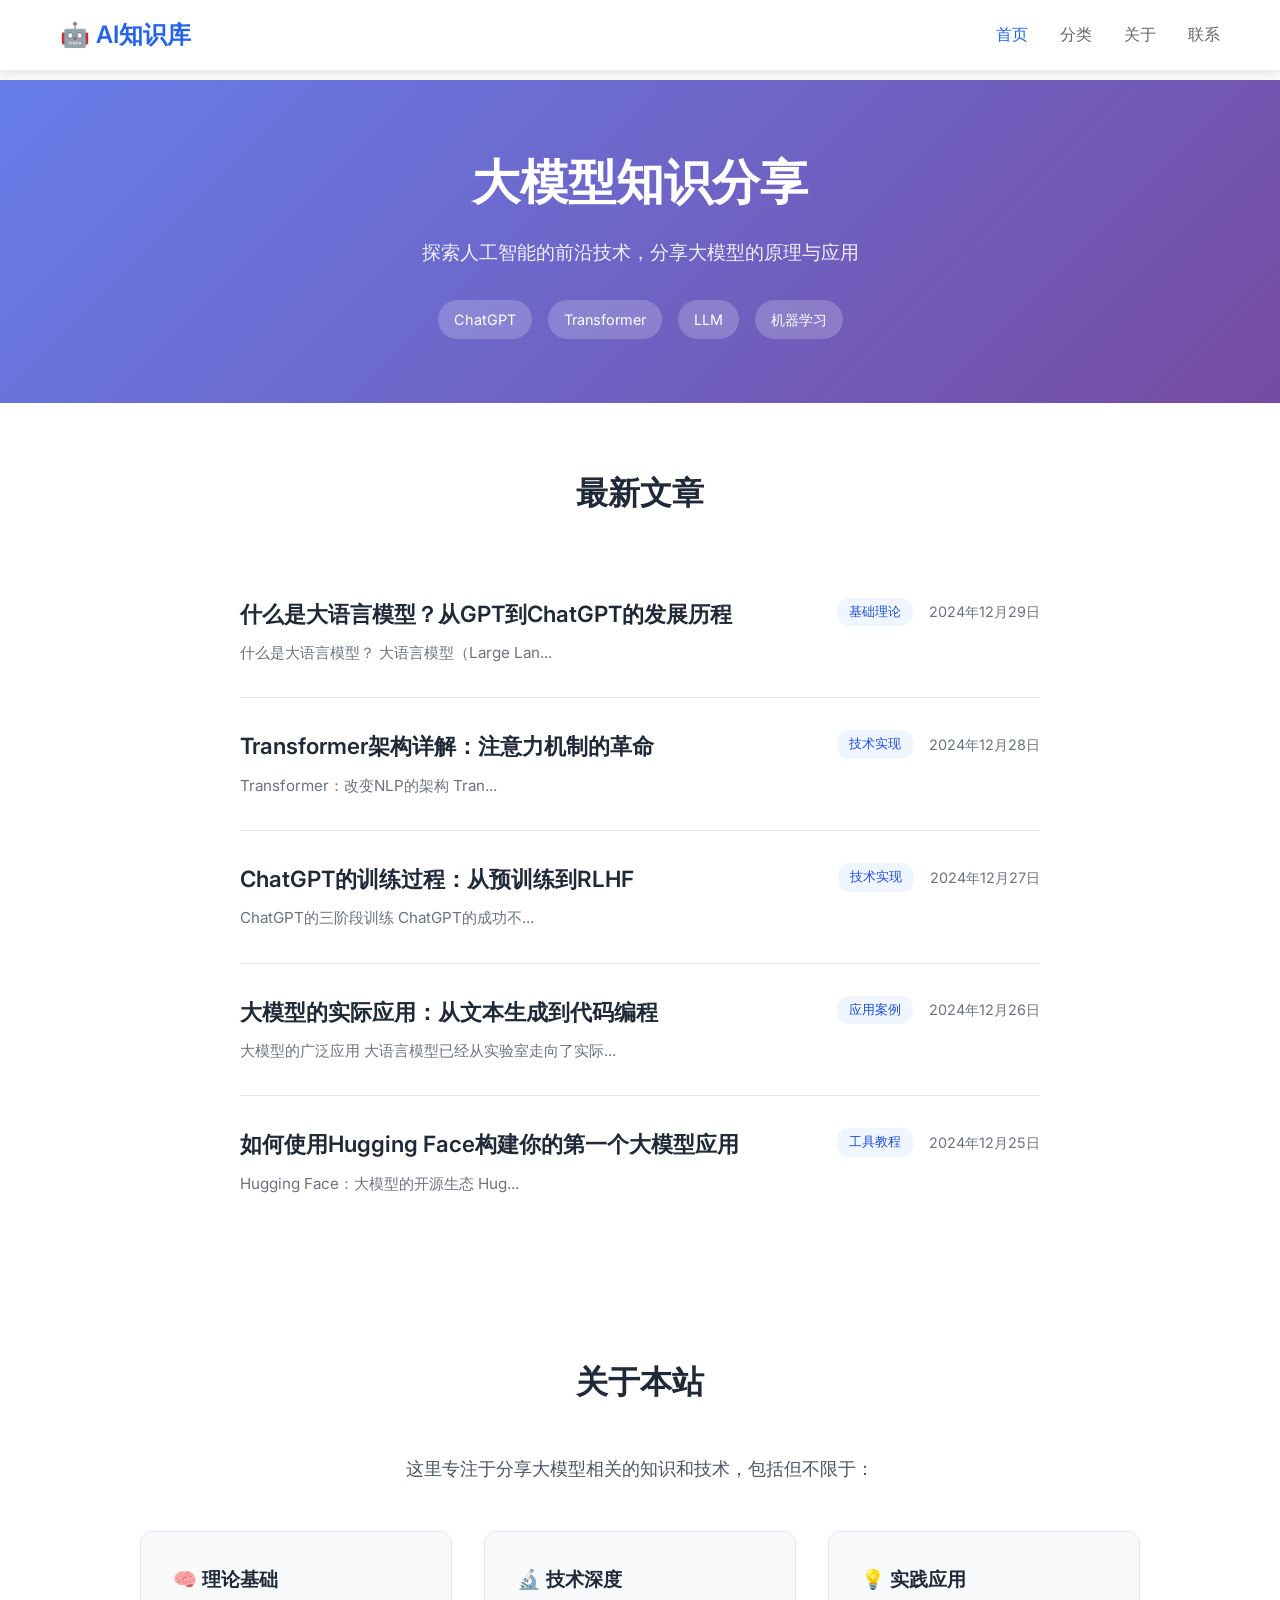
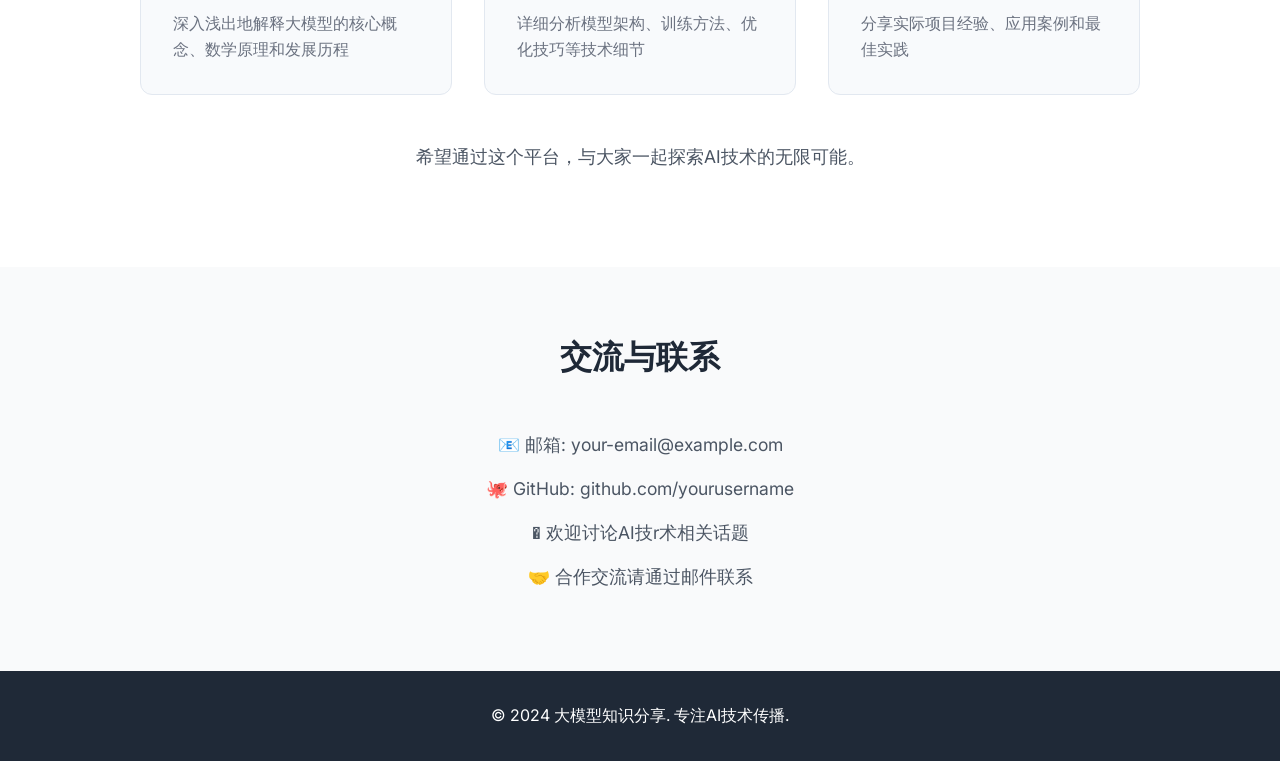
<file: index.html>
<!DOCTYPE html>
<html lang="zh-CN">
<head>
    <meta charset="UTF-8">
    <meta name="viewport" content="width=device-width, initial-scale=1.0">
    <title>大模型知识分享 - AI技术博客</title>
    <link rel="stylesheet" href="styles.css">
    <link href="https://fonts.googleapis.com/css2?family=Inter:wght@300;400;500;600&display=swap" rel="stylesheet">
</head>
<body>
    <header class="header">
        <div class="container">
            <h1 class="logo">🤖 AI知识库</h1>
            <nav class="nav">
                <a href="#home" class="nav-link active">首页</a>
                <a href="#categories" class="nav-link">分类</a>
                <a href="#about" class="nav-link">关于</a>
                <a href="#contact" class="nav-link">联系</a>
            </nav>
        </div>
    </header>

    <main class="main">
        <section id="home" class="hero">
            <div class="container">
                <h2 class="hero-title">大模型知识分享</h2>
                <p class="hero-subtitle">探索人工智能的前沿技术，分享大模型的原理与应用</p>
                <div class="hero-tags">
                    <span class="tag">ChatGPT</span>
                    <span class="tag">Transformer</span>
                    <span class="tag">LLM</span>
                    <span class="tag">机器学习</span>
                </div>
            </div>
        </section>



        <section class="posts">
            <div class="container">
                <h3 class="section-title">最新文章</h3>
                <div class="posts-list" id="posts-container">
                    <!-- 文章将通过JavaScript动态加载 -->
                </div>
            </div>
        </section>

        <section id="about" class="about">
            <div class="container">
                <h3 class="section-title">关于本站</h3>
                <div class="about-content">
                    <p>这里专注于分享大模型相关的知识和技术，包括但不限于：</p>
                    <div class="about-features">
                        <div class="feature">
                            <h4>🧠 理论基础</h4>
                            <p>深入浅出地解释大模型的核心概念、数学原理和发展历程</p>
                        </div>
                        <div class="feature">
                            <h4>🔬 技术深度</h4>
                            <p>详细分析模型架构、训练方法、优化技巧等技术细节</p>
                        </div>
                        <div class="feature">
                            <h4>💡 实践应用</h4>
                            <p>分享实际项目经验、应用案例和最佳实践</p>
                        </div>
                    </div>
                    <p>希望通过这个平台，与大家一起探索AI技术的无限可能。</p>
                </div>
            </div>
        </section>

        <section id="contact" class="contact">
            <div class="container">
                <h3 class="section-title">交流与联系</h3>
                <div class="contact-info">
                    <p>📧 邮箱: your-email@example.com</p>
                    <p>🐙 GitHub: github.com/yourusername</p>
                    <p>� 欢迎讨论AI技r术相关话题</p>
                    <p>🤝 合作交流请通过邮件联系</p>
                </div>
            </div>
        </section>
    </main>

    <footer class="footer">
        <div class="container">
            <p>&copy; 2024 大模型知识分享. 专注AI技术传播.</p>
        </div>
    </footer>

    <script src="script.js"></script>
</body>
</html>
</file>
<file: styles.css>
/* 基础样式重置 */
* {
    margin: 0;
    padding: 0;
    box-sizing: border-box;
}

body {
    font-family: 'Inter', -apple-system, BlinkMacSystemFont, 'Segoe UI', Roboto, sans-serif;
    line-height: 1.6;
    color: #333;
    background-color: #fafafa;
}

.container {
    max-width: 1200px;
    margin: 0 auto;
    padding: 0 20px;
}

/* 头部样式 */
.header {
    background: #fff;
    box-shadow: 0 2px 10px rgba(0,0,0,0.1);
    position: fixed;
    top: 0;
    left: 0;
    right: 0;
    z-index: 1000;
}

.header .container {
    display: flex;
    justify-content: space-between;
    align-items: center;
    padding: 1rem 20px;
}

.logo {
    font-size: 1.5rem;
    font-weight: 600;
    color: #2563eb;
}

.nav {
    display: flex;
    gap: 2rem;
}

.nav-link {
    text-decoration: none;
    color: #666;
    font-weight: 500;
    transition: color 0.3s ease;
}

.nav-link:hover,
.nav-link.active {
    color: #2563eb;
}

/* 主要内容 */
.main {
    margin-top: 80px;
}

/* 英雄区域 */
.hero {
    background: linear-gradient(135deg, #667eea 0%, #764ba2 100%);
    color: white;
    padding: 4rem 0;
    text-align: center;
}

.hero-title {
    font-size: 3rem;
    font-weight: 600;
    margin-bottom: 1rem;
}

.hero-subtitle {
    font-size: 1.2rem;
    opacity: 0.9;
    margin-bottom: 2rem;
}

.hero-tags {
    display: flex;
    justify-content: center;
    gap: 1rem;
    flex-wrap: wrap;
}

.tag {
    background: rgba(255, 255, 255, 0.2);
    padding: 0.5rem 1rem;
    border-radius: 20px;
    font-size: 0.9rem;
    backdrop-filter: blur(10px);
}



/* 文章区域 */
.posts {
    padding: 4rem 0;
    background: white;
}

.section-title {
    font-size: 2rem;
    font-weight: 600;
    margin-bottom: 3rem;
    text-align: center;
    color: #1f2937;
}

.posts-list {
    max-width: 800px;
    margin: 0 auto;
}

.post-item {
    background: white;
    border-bottom: 1px solid #e5e7eb;
    padding: 2rem 0;
    cursor: pointer;
    transition: all 0.3s ease;
}

.post-item:hover {
    background: #f9fafb;
    padding-left: 1rem;
    padding-right: 1rem;
    margin-left: -1rem;
    margin-right: -1rem;
    border-radius: 8px;
}

.post-item:last-child {
    border-bottom: none;
}

.post-header {
    display: flex;
    justify-content: space-between;
    align-items: flex-start;
    margin-bottom: 0.5rem;
    gap: 1rem;
}

.post-title {
    font-size: 1.4rem;
    font-weight: 600;
    color: #1f2937;
    line-height: 1.4;
    margin: 0;
    flex: 1;
}

.post-meta {
    display: flex;
    align-items: center;
    gap: 1rem;
    flex-shrink: 0;
}

.post-date {
    color: #6b7280;
    font-size: 0.9rem;
    white-space: nowrap;
}

.post-category {
    background: #eff6ff;
    color: #1d4ed8;
    padding: 0.25rem 0.75rem;
    border-radius: 12px;
    font-size: 0.8rem;
    font-weight: 500;
    white-space: nowrap;
}

.post-excerpt {
    color: #6b7280;
    line-height: 1.6;
    margin-top: 0.75rem;
    font-size: 0.95rem;
}

/* 关于我区域 */
.about {
    background: white;
    padding: 4rem 0;
}

.about-content {
    max-width: 1000px;
    margin: 0 auto;
    text-align: center;
}

.about-content > p {
    font-size: 1.1rem;
    margin-bottom: 2rem;
    color: #4b5563;
}

.about-features {
    display: grid;
    grid-template-columns: repeat(auto-fit, minmax(300px, 1fr));
    gap: 2rem;
    margin: 3rem 0;
    text-align: left;
}

.feature {
    background: #f8fafc;
    padding: 2rem;
    border-radius: 12px;
    border: 1px solid #e2e8f0;
}

.feature h4 {
    font-size: 1.2rem;
    font-weight: 600;
    margin-bottom: 1rem;
    color: #1f2937;
}

.feature p {
    color: #6b7280;
    line-height: 1.6;
}

/* 联系区域 */
.contact {
    padding: 4rem 0;
    background: #f9fafb;
}

.contact-info {
    max-width: 600px;
    margin: 0 auto;
    text-align: center;
}

.contact-info p {
    font-size: 1.1rem;
    margin-bottom: 1rem;
    color: #4b5563;
}

/* 页脚 */
.footer {
    background: #1f2937;
    color: white;
    text-align: center;
    padding: 2rem 0;
}

/* 响应式设计 */
@media (max-width: 768px) {
    .header .container {
        flex-direction: column;
        gap: 1rem;
    }
    
    .nav {
        gap: 1rem;
    }
    
    .hero-title {
        font-size: 2rem;
    }
    
    .hero-tags {
        gap: 0.5rem;
    }
    
    .tag {
        font-size: 0.8rem;
        padding: 0.4rem 0.8rem;
    }
    
    .posts-list {
        padding: 0 1rem;
    }
    
    .post-header {
        flex-direction: column;
        align-items: flex-start;
        gap: 0.5rem;
    }
    
    .post-meta {
        gap: 0.5rem;
    }
    
    .post-title {
        font-size: 1.2rem;
    }
    
    .about-features {
        grid-template-columns: 1fr;
        text-align: center;
    }
    
    .post-content pre {
        font-size: 0.8rem;
        padding: 1rem;
    }
    
    .container {
        padding: 0 15px;
    }
}

/* 平滑滚动 */
html {
    scroll-behavior: smooth;
}

/* 加载动画 */
.fade-in {
    opacity: 0;
    transform: translateY(20px);
    animation: fadeIn 0.6s ease forwards;
}

@keyframes fadeIn {
    to {
        opacity: 1;
        transform: translateY(0);
    }
}

/* 技术文章专用样式 */
.post-content {
    font-family: 'Inter', -apple-system, BlinkMacSystemFont, 'Segoe UI', Roboto, sans-serif;
    line-height: 1.7;
    color: #374151;
}

.post-content h1, .post-content h2, .post-content h3, .post-content h4 {
    color: #1f2937;
    font-weight: 600;
    margin-top: 2rem;
    margin-bottom: 1rem;
}

.post-content h1 { font-size: 2rem; }
.post-content h2 { font-size: 1.5rem; }
.post-content h3 { font-size: 1.25rem; }
.post-content h4 { font-size: 1.1rem; }

.post-content p {
    margin-bottom: 1.5rem;
    text-align: justify;
}

.post-content ul, .post-content ol {
    margin: 1.5rem 0;
    padding-left: 2rem;
}

.post-content li {
    margin-bottom: 0.5rem;
    line-height: 1.6;
}

.post-content blockquote {
    border-left: 4px solid #3b82f6;
    background: #f8fafc;
    padding: 1rem 1.5rem;
    margin: 2rem 0;
    font-style: italic;
    color: #4b5563;
}

.post-content code {
    background: #f1f5f9;
    padding: 0.2rem 0.4rem;
    border-radius: 4px;
    font-family: 'Monaco', 'Menlo', 'Ubuntu Mono', monospace;
    font-size: 0.9em;
    color: #e11d48;
}

.post-content pre {
    background: #1e293b;
    color: #e2e8f0;
    padding: 1.5rem;
    border-radius: 8px;
    overflow-x: auto;
    margin: 2rem 0;
    font-family: 'Monaco', 'Menlo', 'Ubuntu Mono', monospace;
    font-size: 0.9rem;
    line-height: 1.5;
}

.post-content pre code {
    background: none;
    padding: 0;
    color: inherit;
}

.post-content table {
    width: 100%;
    border-collapse: collapse;
    margin: 2rem 0;
    font-size: 0.9rem;
}

.post-content th, .post-content td {
    border: 1px solid #e5e7eb;
    padding: 0.75rem;
    text-align: left;
}

.post-content th {
    background: #f9fafb;
    font-weight: 600;
    color: #374151;
}

.post-content img {
    max-width: 100%;
    height: auto;
    border-radius: 8px;
    margin: 2rem 0;
    box-shadow: 0 4px 6px rgba(0, 0, 0, 0.1);
}

/* 数学公式样式 */
.math-formula {
    background: #fefce8;
    border: 1px solid #fde047;
    padding: 1rem;
    border-radius: 8px;
    margin: 1.5rem 0;
    text-align: center;
    font-family: 'Times New Roman', serif;
}

/* 重要提示框 */
.info-box {
    background: #eff6ff;
    border-left: 4px solid #3b82f6;
    padding: 1rem 1.5rem;
    margin: 2rem 0;
    border-radius: 0 8px 8px 0;
}

.warning-box {
    background: #fef3c7;
    border-left: 4px solid #f59e0b;
    padding: 1rem 1.5rem;
    margin: 2rem 0;
    border-radius: 0 8px 8px 0;
}

.success-box {
    background: #ecfdf5;
    border-left: 4px solid #10b981;
    padding: 1rem 1.5rem;
    margin: 2rem 0;
    border-radius: 0 8px 8px 0;
}



/* 响应式优化 */
@media (max-width: 768px) {
    .hero-tags {
        gap: 0.5rem;
    }
    
    .tag {
        font-size: 0.8rem;
        padding: 0.4rem 0.8rem;
    }
    
    .category-grid {
        grid-template-columns: 1fr;
    }
    
    .about-features {
        grid-template-columns: 1fr;
        text-align: center;
    }
    
    .post-content pre {
        font-size: 0.8rem;
        padding: 1rem;
    }
    
    .container {
        padding: 0 15px;
    }
}
</file>
